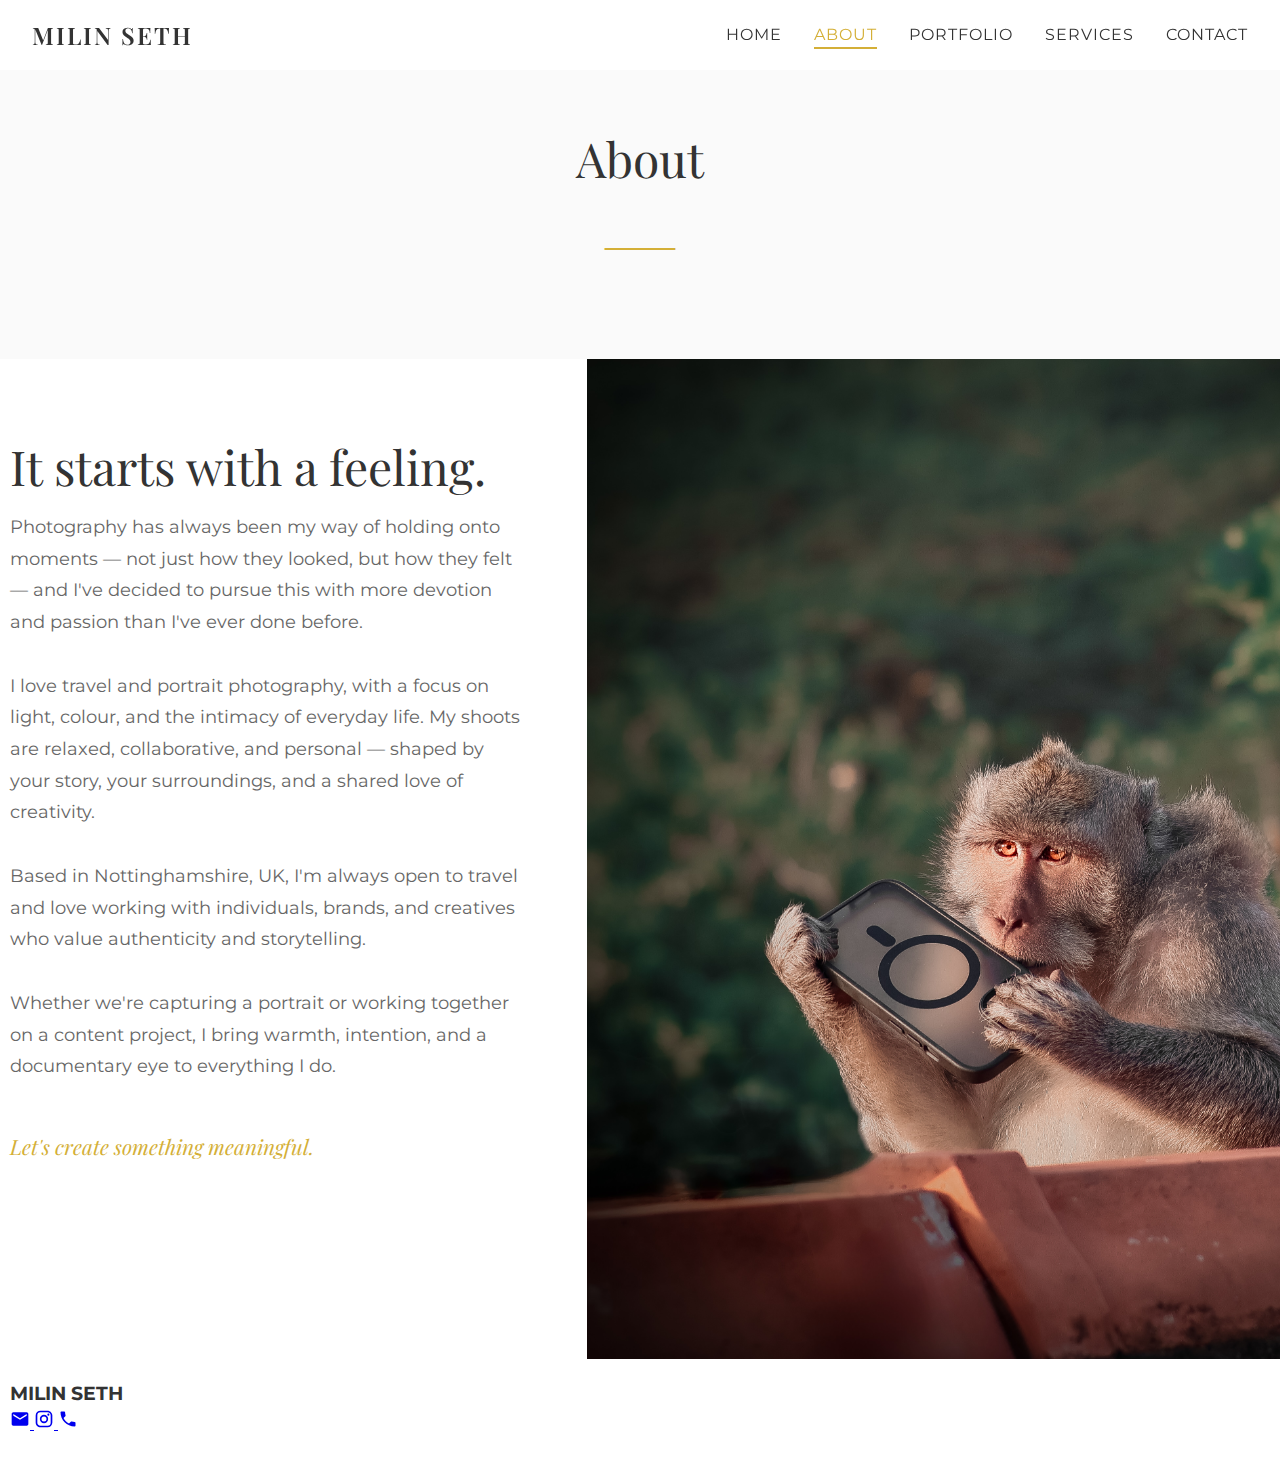
<file: about.html>
<!DOCTYPE html>
<html lang="en">
<head>
    <meta charset="UTF-8">
    <meta name="viewport" content="width=device-width, initial-scale=1.0">
    <title>ABOUT | Milin Seth Photography</title>
    <link rel="stylesheet" href="styles.css">
    <link href="https://fonts.googleapis.com/css2?family=Playfair+Display:wght@300;400;500;600;700&family=Montserrat:wght@300;400;500;600&display=swap" rel="stylesheet">
</head>
<body>
    <nav class="navbar">
        <div class="nav-container">
            <div class="logo">
                <a href="index.html">MILIN SETH</a>
            </div>
            <ul class="nav-menu">
                <li><a href="index.html">HOME</a></li>
                <li><a href="about.html" class="active">ABOUT</a></li>
                <li><a href="portfolio.html">PORTFOLIO</a></li>
                <li><a href="services.html">SERVICES</a></li>
                <li><a href="contact.html">CONTACT</a></li>
            </ul>
            <div class="hamburger">
                <span></span>
                <span></span>
                <span></span>
            </div>
        </div>
    </nav>

    <main>
        <!-- About Hero Section -->
        <section class="page-hero">
            <div class="container">
                <div class="page-hero-content">
                    <h1 class="page-title fade-in">About</h1>
                    <div class="divider">⸻</div>
                </div>
            </div>
        </section>

        <!-- About Content Section -->
        <section class="about-section">
            <div class="container">
                <div class="about-content">
                    <div class="about-text">
                        <h2 class="section-title">It starts with a feeling.</h2>
                        <p class="about-paragraph">Photography has always been my way of holding onto moments — not just how they looked, but how they felt — and I've decided to pursue this with more devotion and passion than I've ever done before.</p>
                        
                        <p class="about-paragraph">I love travel and portrait photography, with a focus on light, colour, and the intimacy of everyday life. My shoots are relaxed, collaborative, and personal — shaped by your story, your surroundings, and a shared love of creativity.</p>
                        
                        <p class="about-paragraph">Based in Nottinghamshire, UK, I'm always open to travel and love working with individuals, brands, and creatives who value authenticity and storytelling.</p>
                        
                        <p class="about-paragraph">Whether we're capturing a portrait or working together on a content project, I bring warmth, intention, and a documentary eye to everything I do.</p>
                        
                        <p class="about-highlight">Let's create something meaningful.</p>
                        
                        <div class="about-buttons">
                            <a href="contact.html" class="cta-button">Get in touch</a>
                            <a href="portfolio.html" class="cta-button secondary">View portfolio</a>
                        </div>
                    </div>
                    <div class="about-image">
                        <img src="images/about.jpeg" alt="Milin Seth - Portrait of photographer based in Nottinghamshire" />
                    </div>
                </div>
            </div>
        </section>
    </main>

    <footer class="footer">
        <div class="container">
            <div class="footer-content">
                <div class="footer-logo">
                    <h3>MILIN SETH</h3>
                </div>
                <div class="footer-links">
                    <a href="mailto:milinseth@hotmail.co.uk" class="footer-icon" title="Email">
                        <svg width="20" height="20" viewBox="0 0 24 24" fill="currentColor">
                            <path d="M20 4H4c-1.1 0-1.99.9-1.99 2L2 18c0 1.1.9 2 2 2h16c1.1 0 2-.9 2-2V6c0-1.1-.9-2-2-2zm0 4l-8 5-8-5V6l8 5 8-5v2z"/>
                        </svg>
                    </a>
                    <a href="https://instagram.com/bymilinseth" target="_blank" class="footer-icon" title="Instagram">
                        <svg width="20" height="20" viewBox="0 0 24 24" fill="currentColor">
                            <path d="M7.8 2h8.4C19.4 2 22 4.6 22 7.8v8.4a5.8 5.8 0 0 1-5.8 5.8H7.8C4.6 22 2 19.4 2 16.2V7.8A5.8 5.8 0 0 1 7.8 2m-.2 2A3.6 3.6 0 0 0 4 7.6v8.8C4 18.39 5.61 20 7.6 20h8.8a3.6 3.6 0 0 0 3.6-3.6V7.6C20 5.61 18.39 4 16.4 4H7.6m9.65 1.5a1.25 1.25 0 0 1 1.25 1.25A1.25 1.25 0 0 1 17.25 8A1.25 1.25 0 0 1 16 6.75a1.25 1.25 0 0 1 1.25-1.25M12 7a5 5 0 0 1 5 5a5 5 0 0 1-5 5a5 5 0 0 1-5-5a5 5 0 0 1 5-5m0 2a3 3 0 0 0-3 3a3 3 0 0 0 3 3a3 3 0 0 0 3-3a3 3 0 0 0-3-3z"/>
                        </svg>
                    </a>
                    <a href="contact.html" class="footer-icon" title="Contact">
                        <svg width="20" height="20" viewBox="0 0 24 24" fill="currentColor">
                            <path d="M6.62 10.79c1.44 2.83 3.76 5.14 6.59 6.59l2.2-2.2c.27-.27.67-.36 1.02-.24 1.12.37 2.33.57 3.57.57.55 0 1 .45 1 1V20c0 .55-.45 1-1 1-9.39 0-17-7.61-17-17 0-.55.45-1 1-1h3.5c.55 0 1 .45 1 1 0 1.25.2 2.45.57 3.57.11.35.03.74-.25 1.02l-2.2 2.2z"/>
                        </svg>
                    </a>
                </div>
            </div>
        </div>
    </footer>

    <script src="script.js"></script>
</body>
</html>
</file>
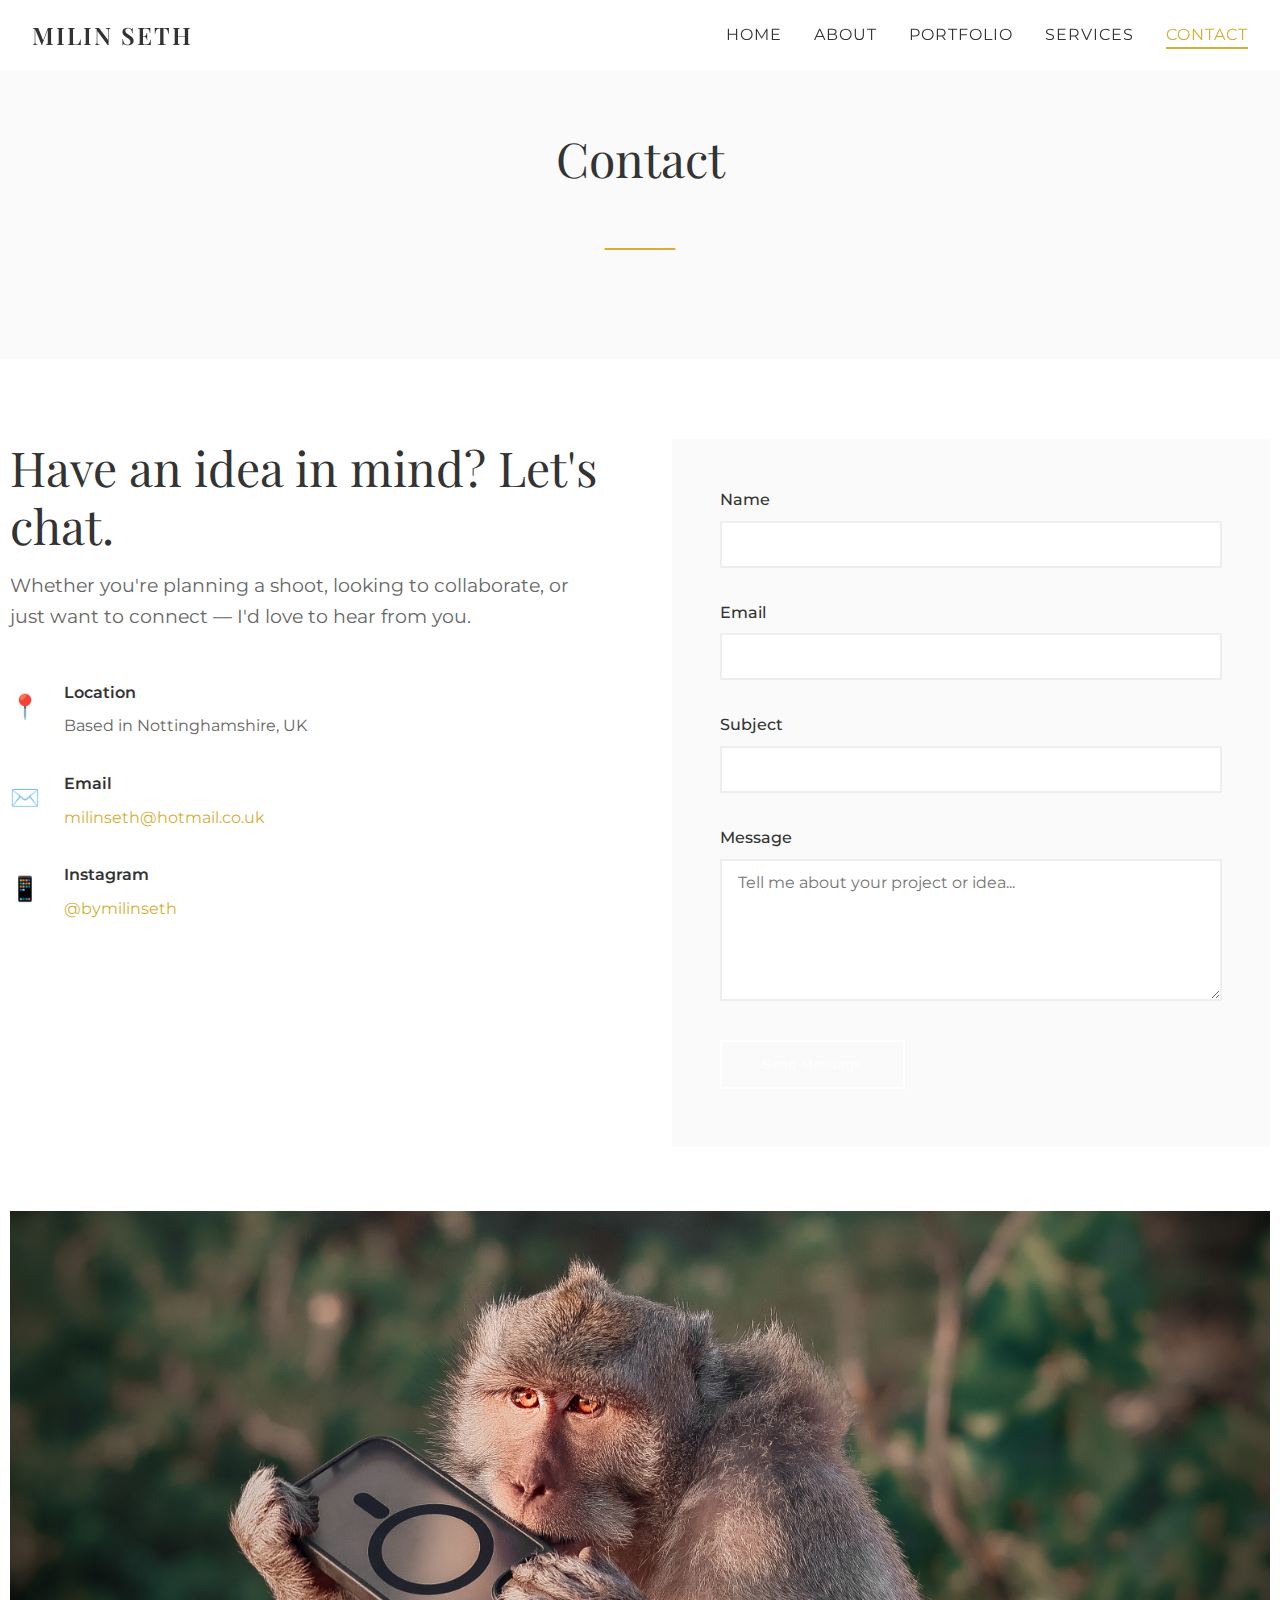
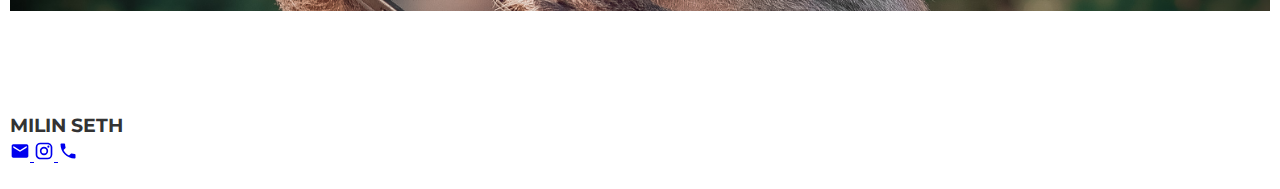
<file: contact.html>
<!DOCTYPE html>
<html lang="en">
<head>
    <meta charset="UTF-8">
    <meta name="viewport" content="width=device-width, initial-scale=1.0">
    <title>CONTACT | Milin Seth Photography</title>
    <link rel="stylesheet" href="styles.css">
    <link href="https://fonts.googleapis.com/css2?family=Playfair+Display:wght@300;400;500;600;700&family=Montserrat:wght@300;400;500;600&display=swap" rel="stylesheet">
</head>
<body>
    <nav class="navbar">
        <div class="nav-container">
            <div class="logo">
                <a href="index.html">MILIN SETH</a>
            </div>
            <ul class="nav-menu">
                <li><a href="index.html">HOME</a></li>
                <li><a href="about.html">ABOUT</a></li>
                <li><a href="portfolio.html">PORTFOLIO</a></li>
                <li><a href="services.html">SERVICES</a></li>
                <li><a href="contact.html" class="active">CONTACT</a></li>
            </ul>
            <div class="hamburger">
                <span></span>
                <span></span>
                <span></span>
            </div>
        </div>
    </nav>

    <main>
        <!-- Contact Hero Section -->
        <section class="page-hero">
            <div class="container">
                <div class="page-hero-content">
                    <h1 class="page-title fade-in">Contact</h1>
                    <div class="divider">⸻</div>
                </div>
            </div>
        </section>

        <!-- Contact Content Section -->
        <section class="contact-section">
            <div class="container">
                <div class="contact-content">
                    <div class="contact-text">
                        <h2 class="section-title">Have an idea in mind? Let's chat.</h2>
                        <p class="contact-subtitle">Whether you're planning a shoot, looking to collaborate, or just want to connect — I'd love to hear from you.</p>
                        
                        <div class="contact-info">
                            <div class="contact-item">
                                <div class="contact-icon">📍</div>
                                <div class="contact-details">
                                    <h4>Location</h4>
                                    <p>Based in Nottinghamshire, UK</p>
                                </div>
                            </div>
                            
                            <div class="contact-item">
                                <div class="contact-icon">✉️</div>
                                <div class="contact-details">
                                    <h4>Email</h4>
                                    <p><a href="mailto:milinseth@hotmail.co.uk">milinseth@hotmail.co.uk</a></p>
                                </div>
                            </div>
                            
                            <div class="contact-item">
                                <div class="contact-icon">📱</div>
                                <div class="contact-details">
                                    <h4>Instagram</h4>
                                    <p><a href="https://instagram.com/bymilinseth" target="_blank">@bymilinseth</a></p>
                                </div>
                            </div>
                        </div>
                    </div>
                    
                    <div class="contact-form-container">
                        <form class="contact-form">
                            <div class="form-group">
                                <label for="name">Name</label>
                                <input type="text" id="name" name="name" required>
                            </div>
                            
                            <div class="form-group">
                                <label for="email">Email</label>
                                <input type="email" id="email" name="email" required>
                            </div>
                            
                            <div class="form-group">
                                <label for="subject">Subject</label>
                                <input type="text" id="subject" name="subject" required>
                            </div>
                            
                            <div class="form-group">
                                <label for="message">Message</label>
                                <textarea id="message" name="message" rows="6" required placeholder="Tell me about your project or idea..."></textarea>
                            </div>
                            
                            <button type="submit" class="cta-button">Send Message</button>
                        </form>
                    </div>
                </div>
                
                <!-- Contact Image -->
                <div class="contact-image">
                    <img src="images/about.jpeg" alt="Get in touch with Milin Seth - photographer based in Nottinghamshire" />
                </div>
            </div>
        </section>
    </main>

    <footer class="footer">
        <div class="container">
            <div class="footer-content">
                <div class="footer-logo">
                    <h3>MILIN SETH</h3>
                </div>
                <div class="footer-links">
                    <a href="mailto:milinseth@hotmail.co.uk" class="footer-icon" title="Email">
                        <svg width="20" height="20" viewBox="0 0 24 24" fill="currentColor">
                            <path d="M20 4H4c-1.1 0-1.99.9-1.99 2L2 18c0 1.1.9 2 2 2h16c1.1 0 2-.9 2-2V6c0-1.1-.9-2-2-2zm0 4l-8 5-8-5V6l8 5 8-5v2z"/>
                        </svg>
                    </a>
                    <a href="https://instagram.com/bymilinseth" target="_blank" class="footer-icon" title="Instagram">
                        <svg width="20" height="20" viewBox="0 0 24 24" fill="currentColor">
                            <path d="M7.8 2h8.4C19.4 2 22 4.6 22 7.8v8.4a5.8 5.8 0 0 1-5.8 5.8H7.8C4.6 22 2 19.4 2 16.2V7.8A5.8 5.8 0 0 1 7.8 2m-.2 2A3.6 3.6 0 0 0 4 7.6v8.8C4 18.39 5.61 20 7.6 20h8.8a3.6 3.6 0 0 0 3.6-3.6V7.6C20 5.61 18.39 4 16.4 4H7.6m9.65 1.5a1.25 1.25 0 0 1 1.25 1.25A1.25 1.25 0 0 1 17.25 8A1.25 1.25 0 0 1 16 6.75a1.25 1.25 0 0 1 1.25-1.25M12 7a5 5 0 0 1 5 5a5 5 0 0 1-5 5a5 5 0 0 1-5-5a5 5 0 0 1 5-5m0 2a3 3 0 0 0-3 3a3 3 0 0 0 3 3a3 3 0 0 0 3-3a3 3 0 0 0-3-3z"/>
                        </svg>
                    </a>
                    <a href="contact.html" class="footer-icon" title="Contact">
                        <svg width="20" height="20" viewBox="0 0 24 24" fill="currentColor">
                            <path d="M6.62 10.79c1.44 2.83 3.76 5.14 6.59 6.59l2.2-2.2c.27-.27.67-.36 1.02-.24 1.12.37 2.33.57 3.57.57.55 0 1 .45 1 1V20c0 .55-.45 1-1 1-9.39 0-17-7.61-17-17 0-.55.45-1 1-1h3.5c.55 0 1 .45 1 1 0 1.25.2 2.45.57 3.57.11.35.03.74-.25 1.02l-2.2 2.2z"/>
                        </svg>
                    </a>
                </div>
            </div>
        </div>
    </footer>

    <script src="script.js"></script>
</body>
</html>
</file>
<file: styles.css>
/* Reset and Base Styles */
* {
    margin: 0;
    padding: 0;
    box-sizing: border-box;
}

body {
    font-family: 'Montserrat', sans-serif;
    line-height: 1.6;
    color: #333;
    overflow-x: hidden;
}

.container {
    max-width: 1400px;
    margin: 0 auto;
    padding: 0 10px;
}

/* Navigation */
.navbar {
    position: fixed;
    top: 0;
    width: 100%;
    background: rgba(255, 255, 255, 0.95);
    z-index: 1000;
    transition: all 0.3s ease;
}

.nav-container {
    display: flex;
    justify-content: space-between;
    align-items: center;
    padding: 1rem 2rem;
    max-width: 1400px;
    margin: 0 auto;
}

.nav-social {
    display: flex;
    align-items: center;
    gap: 1rem;
    margin-right: 2rem;
}

.nav-social-icon {
    color: #333;
    transition: color 0.3s ease, transform 0.3s ease;
    display: flex;
    align-items: center;
    justify-content: center;
    padding: 0.5rem;
}

.nav-social-icon:hover {
    color: #d4af37;
    transform: translateY(-2px);
}

.nav-social-icon svg {
    width: 20px;
    height: 20px;
}

.logo a {
    font-family: 'Playfair Display', serif;
    font-size: 1.5rem;
    font-weight: 600;
    text-decoration: none;
    color: #333;
    letter-spacing: 2px;
    white-space: nowrap;
}

.nav-menu {
    display: flex;
    list-style: none;
    gap: 2rem;
}

.nav-menu a {
    text-decoration: none;
    color: #333;
    font-weight: 400;
    letter-spacing: 1px;
    transition: color 0.3s ease;
    position: relative;
}

.nav-menu a:hover {
    color: #d4af37;
}

.nav-menu a::after {
    content: '';
    position: absolute;
    bottom: -5px;
    left: 0;
    width: 0;
    height: 2px;
    background: #d4af37;
    transition: width 0.3s ease;
}

.nav-menu a:hover::after {
    width: 100%;
}

.hamburger {
    display: none;
    flex-direction: column;
    cursor: pointer;
}

.hamburger span {
    width: 25px;
    height: 3px;
    background: #333;
    margin: 3px 0;
    transition: 0.3s;
}

/* Hero Section */
.hero {
    height: 100vh;
    background: url('images/bg_hero.png') center center/cover no-repeat;
    position: relative;
    display: flex;
    align-items: center;
    justify-content: center;
    text-align: center;
    overflow: hidden;
}

/* Page Hero for other pages */
.page-hero {
    padding: 120px 0 60px;
    background: #fafafa;
    text-align: center;
}

.page-hero-content {
    max-width: 600px;
    margin: 0 auto;
}

.page-title {
    font-family: 'Playfair Display', serif;
    font-size: 3rem;
    font-weight: 300;
    margin-bottom: 2rem;
    color: #333;
}

.divider {
    font-size: 1.5rem;
    color: #d4af37;
    margin: 2rem 0;
}

.hero::before {
    content: '';
    position: absolute;
    top: 0;
    left: 0;
    right: 0;
    bottom: 0;
    background: url('data:image/svg+xml,<svg xmlns="http://www.w3.org/2000/svg" viewBox="0 0 100 100"><defs><pattern id="grain" width="100" height="100" patternUnits="userSpaceOnUse"><circle cx="50" cy="50" r="1" fill="%23000" opacity="0.02"/></pattern></defs><rect width="100" height="100" fill="url(%23grain)"/></svg>') repeat;
    opacity: 0.3;
}

.hero-overlay {
    position: absolute;
    top: 0;
    left: 0;
    right: 0;
    bottom: 0;
    background: rgba(0, 0, 0, 0.1);
}

.hero-content {
    position: relative;
    z-index: 2;
    max-width: 800px;
    padding: 0 2rem;
}

.hero-title {
    font-family: 'Playfair Display', serif;
    font-size: clamp(2.5rem, 5vw, 3.5rem);
    font-weight: 400;
    letter-spacing: 1px;
    margin-bottom: 2rem;
    color: white;
    line-height: 1.3;
}

.hero-subtitle {
    font-size: 1.2rem;
    font-weight: 300;
    margin-bottom: 3rem;
    color: white;
    line-height: 1.8;
}

.cta-button {
    display: inline-block;
    padding: 15px 40px;
    background: transparent;
    border: 2px solid white;
    color: white;
    text-decoration: none;
    font-weight: 500;
    letter-spacing: 1px;
    transition: all 0.3s ease;
    position: relative;
    overflow: hidden;
    margin: 0 10px 10px 0;
}

.cta-button.secondary {
    border-color: white;
    color: white;
}

.cta-button.secondary::before {
    background: white;
}

.hero-buttons {
    display: flex;
    gap: 1rem;
    justify-content: center;
    flex-wrap: wrap;
}

.cta-button:hover {
    opacity: 0.8;
}

.scroll-indicator {
    position: absolute;
    bottom: 30px;
    left: 50%;
    transform: translateX(-50%);
}

.scroll-arrow {
    width: 20px;
    height: 20px;
    border-right: 2px solid #d4af37;
    border-bottom: 2px solid #d4af37;
    transform: rotate(45deg);
}

/* About Section */
.about-section {
    background: white;

}

.about-preview {
    background: #fafafa;
   
}

.intro-text {
    font-size: 1.2rem;
    line-height: 1.8;
    margin-bottom: 2rem;
    color: #666;
}

.about-paragraph {
    font-size: 1.1rem;
    line-height: 1.8;
    margin-bottom: 2rem;
    color: #666;
}

.about-highlight {
    font-family: 'Playfair Display', serif;
    font-size: 1.3rem;
    font-style: italic;
    color: #d4af37;
    margin: 3rem 0;
}

.about-buttons {
    display: flex;
    gap: 1rem;
    margin-top: 3rem;
    flex-wrap: wrap;
}

.about-content {
    display: grid;
    grid-template-columns: 1.5fr 2fr;
    gap: 4rem;
    align-items: center;
}

.section-title {
    font-family: 'Playfair Display', serif;
    font-size: 3rem;
    font-weight: 300;
    margin-bottom: 1rem;
    color: #333;
    line-height: 1.2;
}

.greeting {
    font-style: italic;
    font-size: 1.5rem;
    color: #d4af37;
    margin-bottom: 2rem;
}

.testimonial h3 {
    font-family: 'Playfair Display', serif;
    font-size: 1.5rem;
    margin-bottom: 1rem;
    color: #333;
}

.testimonial blockquote {
    font-style: italic;
    font-size: 1.1rem;
    line-height: 1.8;
    margin-bottom: 1rem;
    color: #666;
}

.testimonial cite {
    font-weight: 600;
    color: #333;
    font-style: normal;
}

.quote-highlight {
    font-family: 'Playfair Display', serif;
    font-style: italic;
    font-size: 1.2rem;
    color: #d4af37;
    margin-top: 2rem;
}

.about-image {
    position: relative;
    height: 1000px;
}

.about-image img {
    width: 150%;
    height: 100%;
    object-fit: cover;
    display: block;

}

.image-placeholder {
    width: 100%;
    height: 500px;
    background: linear-gradient(45deg, #f0f0f0, #e0e0e0);
    position: relative;
    overflow: hidden;
}

.image-overlay {
    position: absolute;
    top: 0;
    left: 0;
    right: 0;
    bottom: 0;
    background: linear-gradient(135deg, rgba(212, 175, 55, 0.1), rgba(212, 175, 55, 0.3));
    opacity: 0;
    transition: opacity 0.3s ease;
}

.image-placeholder:hover .image-overlay {
    opacity: 1;
}

/* Portfolio Section */
/* Portfolio Hero Section */
.portfolio-hero {
    padding: 120px 0 80px;
    background: white;
    text-align: center;
}

.portfolio-hero-content {
    max-width: 800px;
    margin: 0 auto;
}

.portfolio-main-title {
    font-family: 'Playfair Display', serif;
    font-size: 4rem;
    font-weight: 300;
    letter-spacing: 0.2em;
    color: #333;
    margin-bottom: 2rem;
    text-transform: uppercase;
}

.portfolio-subtitle {
    font-family: 'Montserrat', sans-serif;
    font-size: 0.9rem;
    font-weight: 400;
    letter-spacing: 0.15em;
    color: #666;
    text-transform: uppercase;
    line-height: 1.6;
    font-style: italic;
}

/* Portfolio Gallery Section */
.portfolio-gallery {
    padding: 60px 0 100px;
    background: white;
}

.portfolio-grid {
    display: grid;
    grid-template-columns: repeat(4, 1fr);
    gap: 0.5rem;
    max-width: 1400px;
    margin: 0 auto;
}

.portfolio-item {
    aspect-ratio: 16/10;
    overflow: hidden;
    transition: transform 0.3s ease;
}

.portfolio-item img {
    width: 100%;
    height: 100%;
    object-fit: cover;
    display: block;
}

.portfolio-item:hover {
    transform: scale(1.02);
}

.portfolio-description {
    background-color: #ffffff;
}

.portfolio-description-banner {
    width: 100%;
    height: 300px;
    overflow: hidden;
}

.portfolio-description-banner img {
    width: 100%;
    height: 100%;
    object-fit: cover;
    display: block;
}

.portfolio-description-content {
    padding: 80px 0;
    background-color: #ffffff;
}

.portfolio-description-text {
    display: grid;
    grid-template-columns: 1fr 1fr;
    gap: 80px;
    align-items: start;
    max-width: 1400px;
    margin: 0 auto;
}

.description-left {
    font-family: 'Montserrat', sans-serif;
    font-size: 1.3rem;
    font-weight: 300;
    font-style: italic;
    line-height: 1.6;
    color: #2c2c2c;
    letter-spacing: 0.5px;
}

.description-right {
    font-family: 'Montserrat', sans-serif;
    font-size: 0.95rem;
    line-height: 1.8;
    color: #333;
}

.description-left p,
.description-right p {
    margin: 0 0 1.5rem 0;
}

.description-right p:last-child {
    margin-bottom: 0;
}

/* Services Section */
.services-section {
    padding: 80px 0;
    background: white;
}

.services-intro {
    text-align: center;
    margin-bottom: 4rem;
    max-width: 600px;
    margin-left: auto;
    margin-right: auto;
}

.services-subtitle {
    font-size: 1.2rem;
    color: #666;
    margin-top: 1rem;
    line-height: 1.6;
}

.services-list {
    max-width: 700px;
    margin: 0 auto 3rem;
}

.service-item {
    display: flex;
    align-items: flex-start;
    margin-bottom: 2rem;
    padding: 1.5rem 0;
    border-bottom: 1px solid #eee;
}

.service-icon {
    font-size: 1.5rem;
    color: #d4af37;
    margin-right: 2rem;
    margin-top: 0.5rem;
}

.service-content h3 {
    font-family: 'Playfair Display', serif;
    font-size: 1.3rem;
    margin-bottom: 0.5rem;
    color: #333;
}

.service-content p {
    color: #666;
    font-style: italic;
}

.services-note {
    text-align: center;
    max-width: 600px;
    margin: 3rem auto;
    padding: 2rem;
    background: #fafafa;
}

.services-note p {
    color: #666;
    font-style: italic;
    margin: 0;
}

.services-buttons {
    display: flex;
    gap: 1rem;
    justify-content: center;
    margin: 3rem 0;
    flex-wrap: wrap;
}

.services-gallery {
    display: grid;
    grid-template-columns: repeat(auto-fit, minmax(300px, 1fr));
    gap: 2rem;
    margin-top: 5rem;
}

.gallery-item {
    text-align: center;
}

.gallery-item img {
    width: 100%;
    height: 300px;
    object-fit: cover;
    display: block;
    margin-bottom: 1rem;
}

.gallery-item h4 {
    font-family: 'Playfair Display', serif;
    margin-top: 1rem;
    color: #333;
}

/* Contact Section */
.contact-section {
    padding: 80px 0;
    background: white;
}

.contact-content {
    display: grid;
    grid-template-columns: 1fr 1fr;
    gap: 4rem;
    margin-bottom: 4rem;
}

.contact-subtitle {
    font-size: 1.2rem;
    color: #666;
    margin: 1rem 0 3rem;
    line-height: 1.6;
}

.contact-info {
    margin-top: 3rem;
}

.contact-item {
    display: flex;
    align-items: flex-start;
    margin-bottom: 2rem;
}

.contact-icon {
    font-size: 1.5rem;
    margin-right: 1.5rem;
    margin-top: 0.5rem;
}

.contact-details h4 {
    font-weight: 600;
    margin-bottom: 0.5rem;
    color: #333;
}

.contact-details p {
    color: #666;
    margin: 0;
}

.contact-details a {
    color: #d4af37;
    text-decoration: none;
    transition: color 0.3s ease;
}

.contact-details a:hover {
    color: #333;
}

.contact-form-container {
    background: #fafafa;
    padding: 3rem;
}

.contact-form {
    max-width: 100%;
}

.form-group {
    margin-bottom: 2rem;
}

.form-group label {
    display: block;
    margin-bottom: 0.5rem;
    font-weight: 500;
    color: #333;
}

.form-group input,
.form-group textarea {
    width: 100%;
    padding: 12px 16px;
    border: 2px solid #eee;
    font-family: inherit;
    font-size: 1rem;
    transition: border-color 0.3s ease;
    background: white;
}

.form-group input:focus,
.form-group textarea:focus {
    outline: none;
    border-color: #d4af37;
}

.form-group textarea {
    resize: vertical;
    min-height: 120px;
}

.contact-image {
    margin-top: 2rem;
}

.contact-image .image-placeholder {
    height: 400px;
}

.contact-image img {
    width: 100%;
    height: 400px;
    object-fit: cover;
    display: block;
}

/* Active Navigation State */
.nav-menu a.active {
    color: #d4af37;
}

.nav-menu a.active::after {
    width: 100%;
}

.intro-content {
    text-align: center;
}

.intro-title {
    font-size: 1.2rem;
    font-weight: 600;
    letter-spacing: 3px;
    margin-bottom: 1rem;
    color: #666;
}

.intro-subtitle {
    font-family: 'Playfair Display', serif;
    font-size: 2.5rem;
    font-weight: 300;
    margin-bottom: 4rem;
    color: #333;
    line-height: 1.3;
}

.intro-grid {
    display: grid;
    grid-template-columns: repeat(auto-fit, minmax(300px, 1fr));
    gap: 2rem;
    margin-top: 3rem;
}

.intro-image-placeholder {
    width: 100%;
    height: 400px;
    background: linear-gradient(45deg, #f5f5f5, #eeeeee);
    transition: transform 0.3s ease;
}

.intro-image-placeholder:hover {
    transform: scale(1.05);
}

/* Footer */
.footer {
    background: #fff;
    color: #333;
    padding: 20px 0 20px;
}

.footer-copyright {
    text-align: center;
    color: rgba(15, 15, 15, 0.7);
    font-size: 0.9rem;
}



/* Animations */
@keyframes fadeInUp {
    from {
        opacity: 0;
        transform: translateY(30px);
    }
    to {
        opacity: 1;
        transform: translateY(0);
    }
}



.fade-in {
    animation: fadeInUp 1s ease forwards;
}

.fade-in-delay {
    animation: fadeInUp 1s ease 0.3s forwards;
    opacity: 0;
}

.fade-in-delay-2 {
    animation: fadeInUp 1s ease 0.6s forwards;
    opacity: 0;
}

/* Responsive Design */
@media (max-width: 992px) {
    .portfolio-grid {
        grid-template-columns: repeat(2, 1fr);
        gap: 0.75rem;
    }
}

@media (max-width: 768px) {
    .hamburger {
        display: flex;
    }
    
    .nav-social {
        display: none;
    }
    
    .nav-menu {
        position: fixed;
        left: -100%;
        top: 70px;
        flex-direction: column;
        background-color: white;
        width: 100%;
        text-align: center;
        transition: 0.3s;
        box-shadow: 0 10px 27px rgba(0, 0, 0, 0.05);
        padding: 2rem 0;
    }
    
    .nav-menu.active {
        left: 0;
    }
    
    .about-content {
        grid-template-columns: 1fr;
        gap: 2rem;
    }
    
    .about-image {
        height: 400px;
    }
    
    .contact-content {
        grid-template-columns: 1fr;
        gap: 2rem;
    }
    
    .footer-copyright {
        font-size: 0.8rem;
    }
    
    .hero-title {
        font-size: 2.5rem;
    }
    
    .page-title {
        font-size: 2.5rem;
    }
    
    .section-title {
        font-size: 2rem;
    }
    
    .hero-buttons {
        flex-direction: column;
        align-items: center;
    }
    
    .about-buttons,
    .services-buttons {
        flex-direction: column;
        align-items: center;
    }
    
    .portfolio-categories {
        grid-template-columns: 1fr;
    }
    
    .portfolio-grid {
        grid-template-columns: 1fr;
    }
    
    .services-gallery {
        grid-template-columns: 1fr;
    }
    
    .contact-form-container {
        padding: 2rem;
    }
    
    .portfolio-main-title {
        font-size: 2.5rem;
    }
    
    .portfolio-grid {
        grid-template-columns: repeat(3, 1fr);
        gap: 1rem;
    }

    .portfolio-description-text {
        gap: 60px;
    }
}

@media (max-width: 480px) {
    .nav-container {
        padding: 1rem;
    }
    
    .hero-content {
        padding: 0 1rem;
    }
    
    .container {
        padding: 0 15px;
    }
    
    .intro-grid {
        grid-template-columns: 1fr;
    }
    
    .portfolio-main-title {
        font-size: 2rem;
        letter-spacing: 0.1em;
    }
    
    .portfolio-subtitle {
        font-size: 0.8rem;
        padding: 0 1rem;
    }
    
    .portfolio-grid {
        grid-template-columns: 1fr;
        gap: 1rem;
    }

    .portfolio-description-banner {
        height: 200px;
    }

    .portfolio-description-text {
        grid-template-columns: 1fr;
        gap: 40px;
    }

    .portfolio-description-content {
        padding: 60px 0;
    }
    
    .about-image {
        height: 300px;
    }
    
    .hero {
        height: 70vh;
    }
    
    .portfolio-hero {
        padding: 80px 0 60px;
    }
}
</file>
